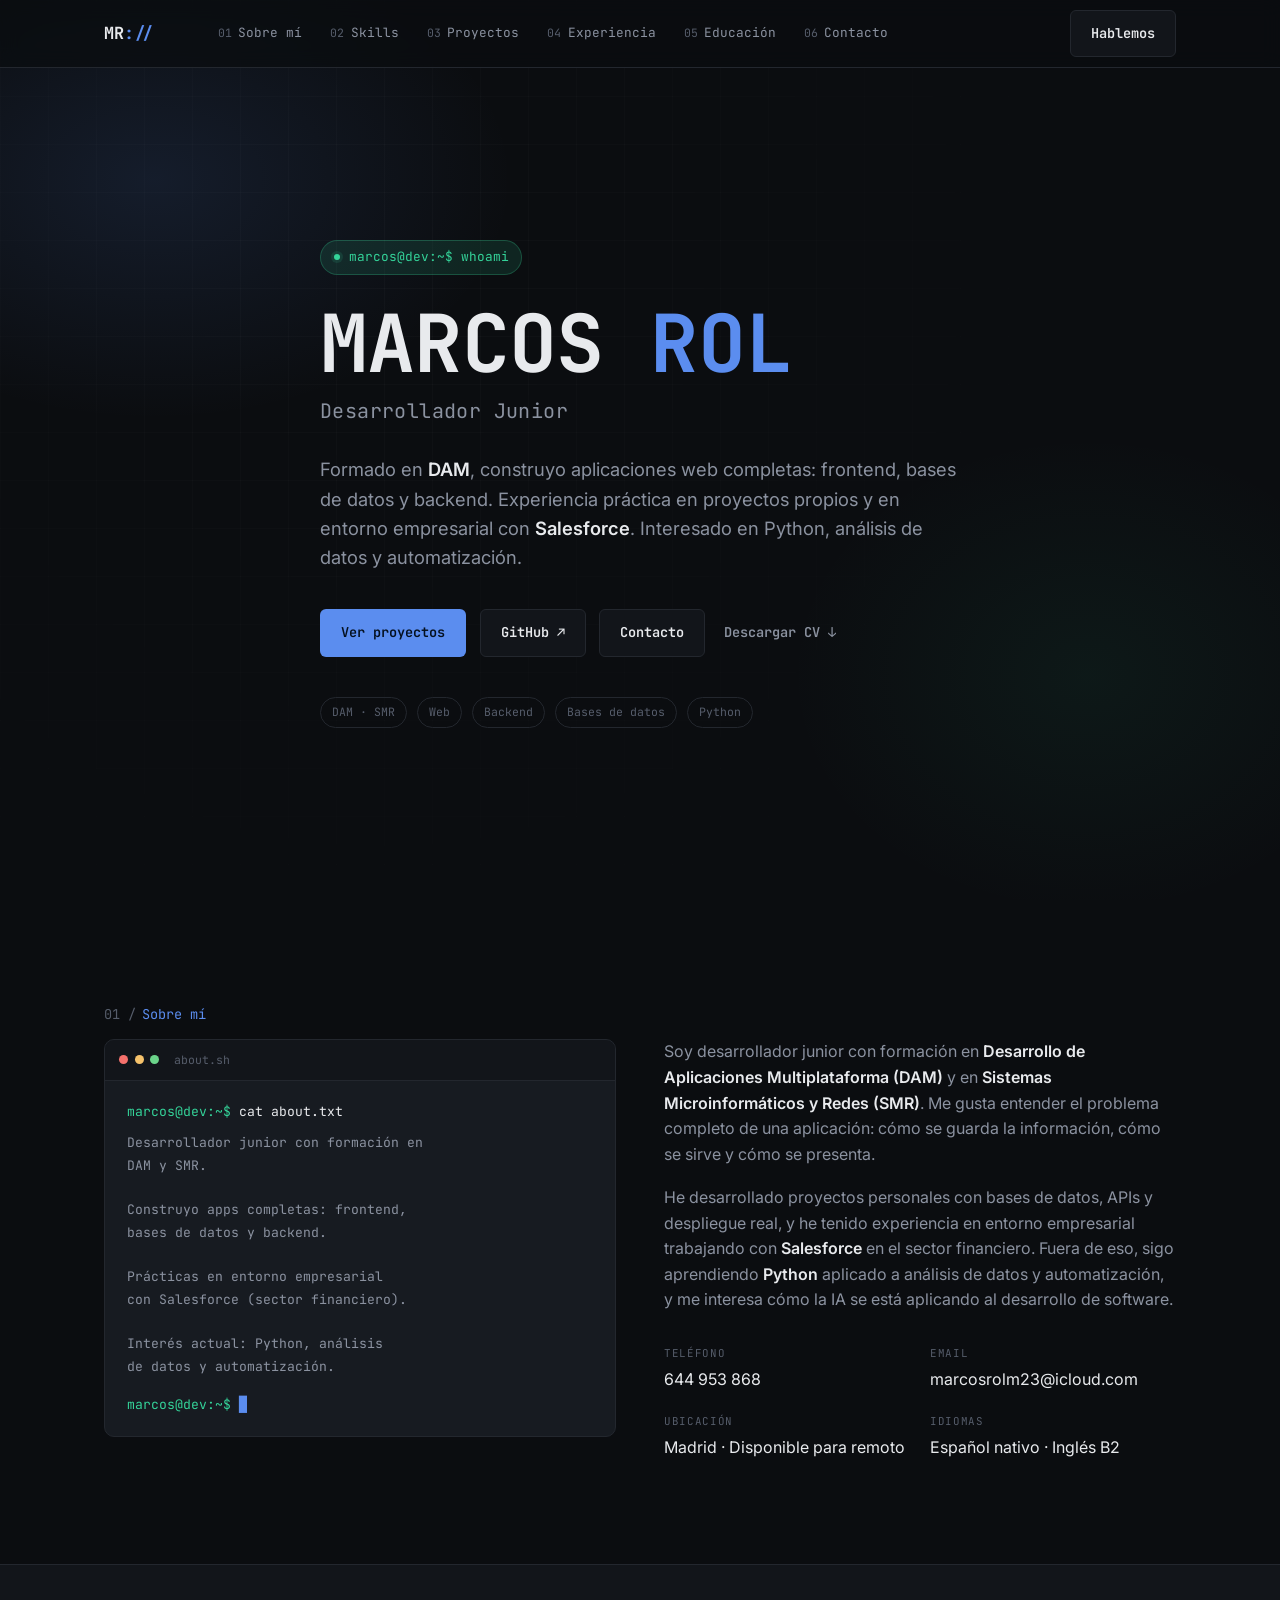
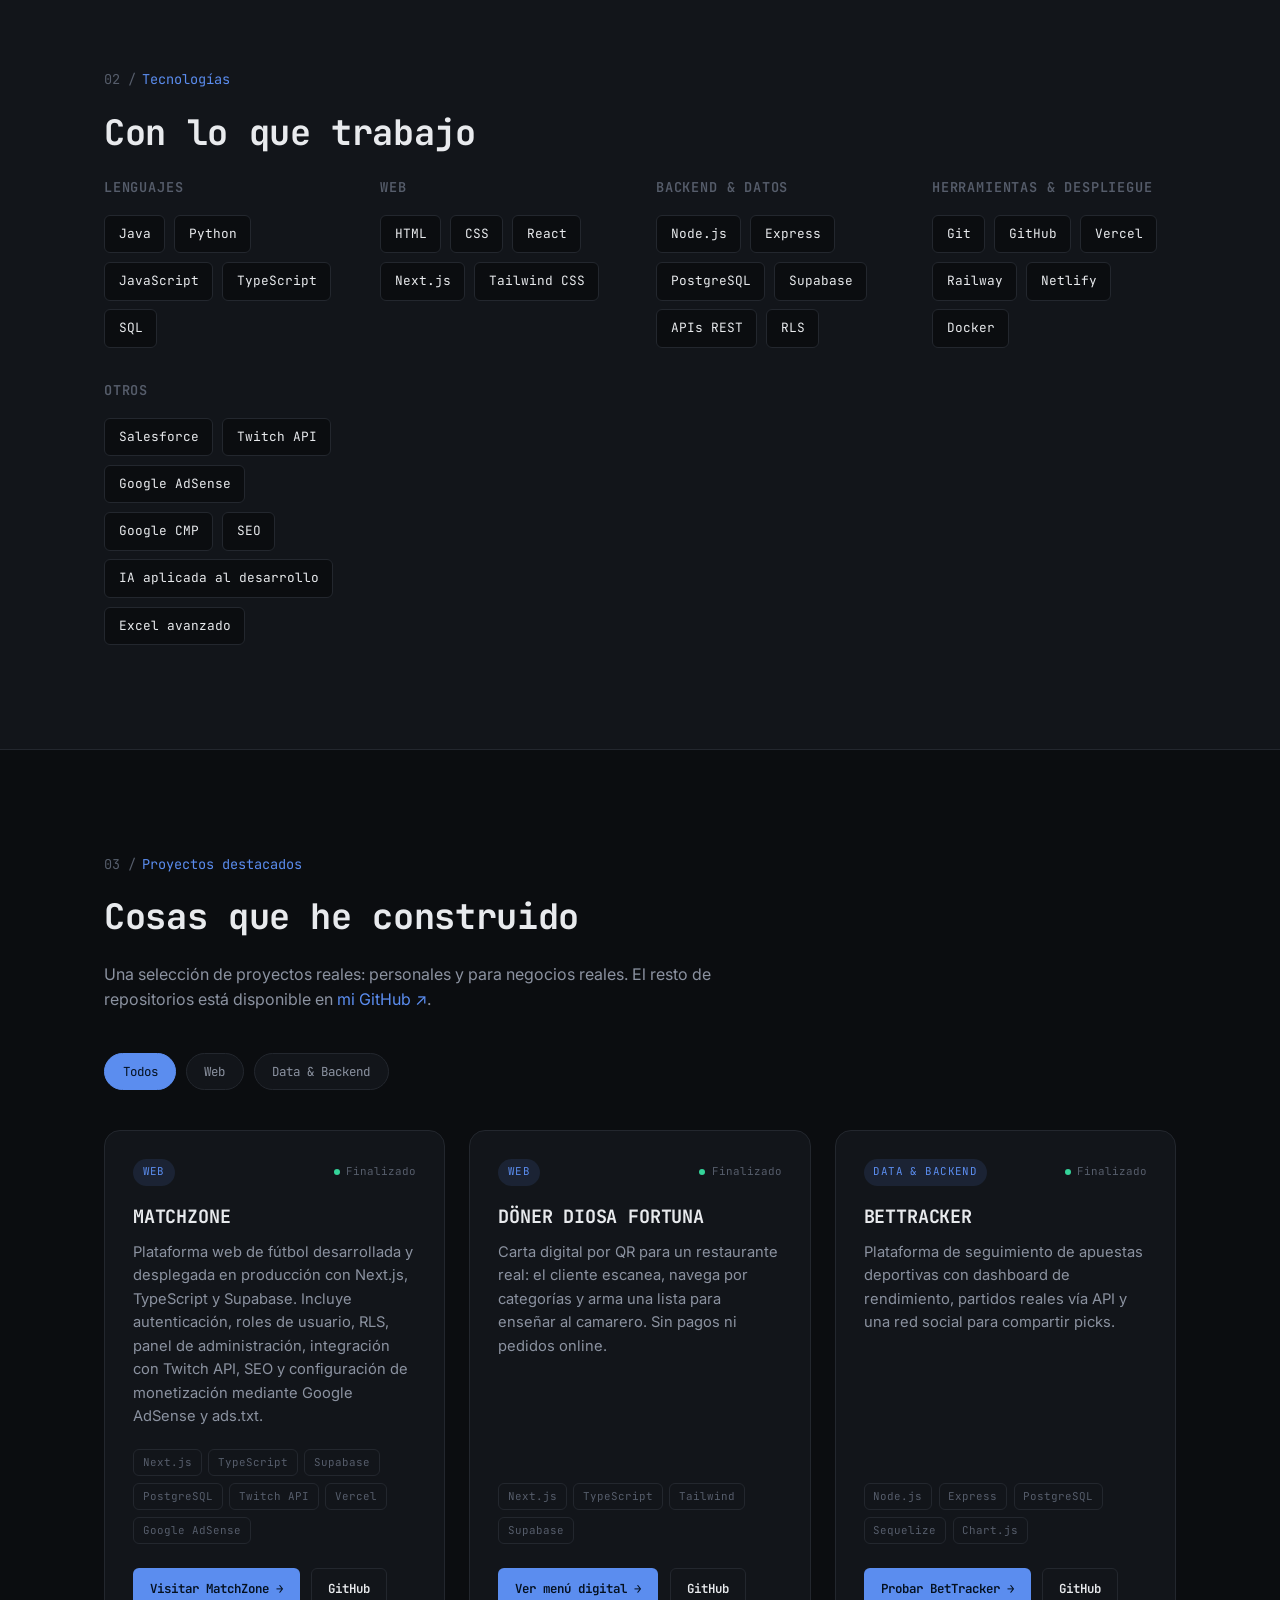
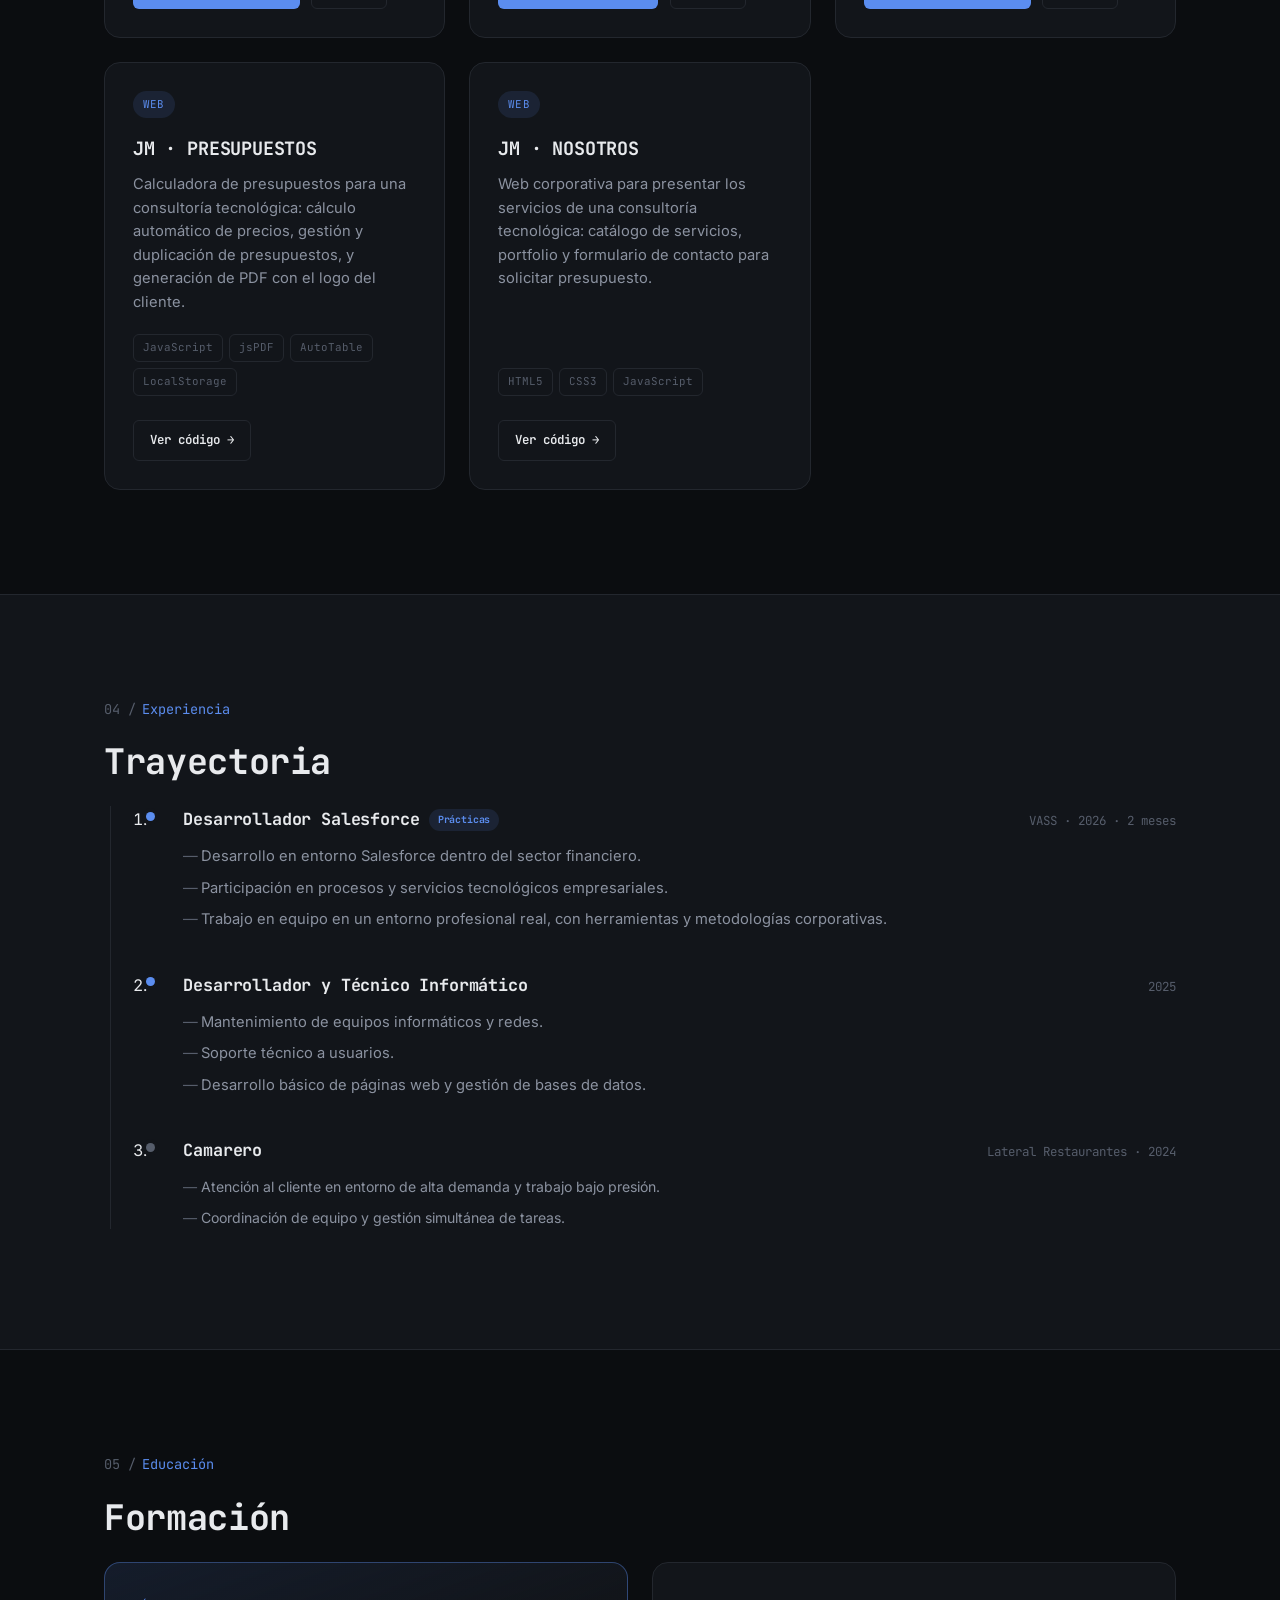
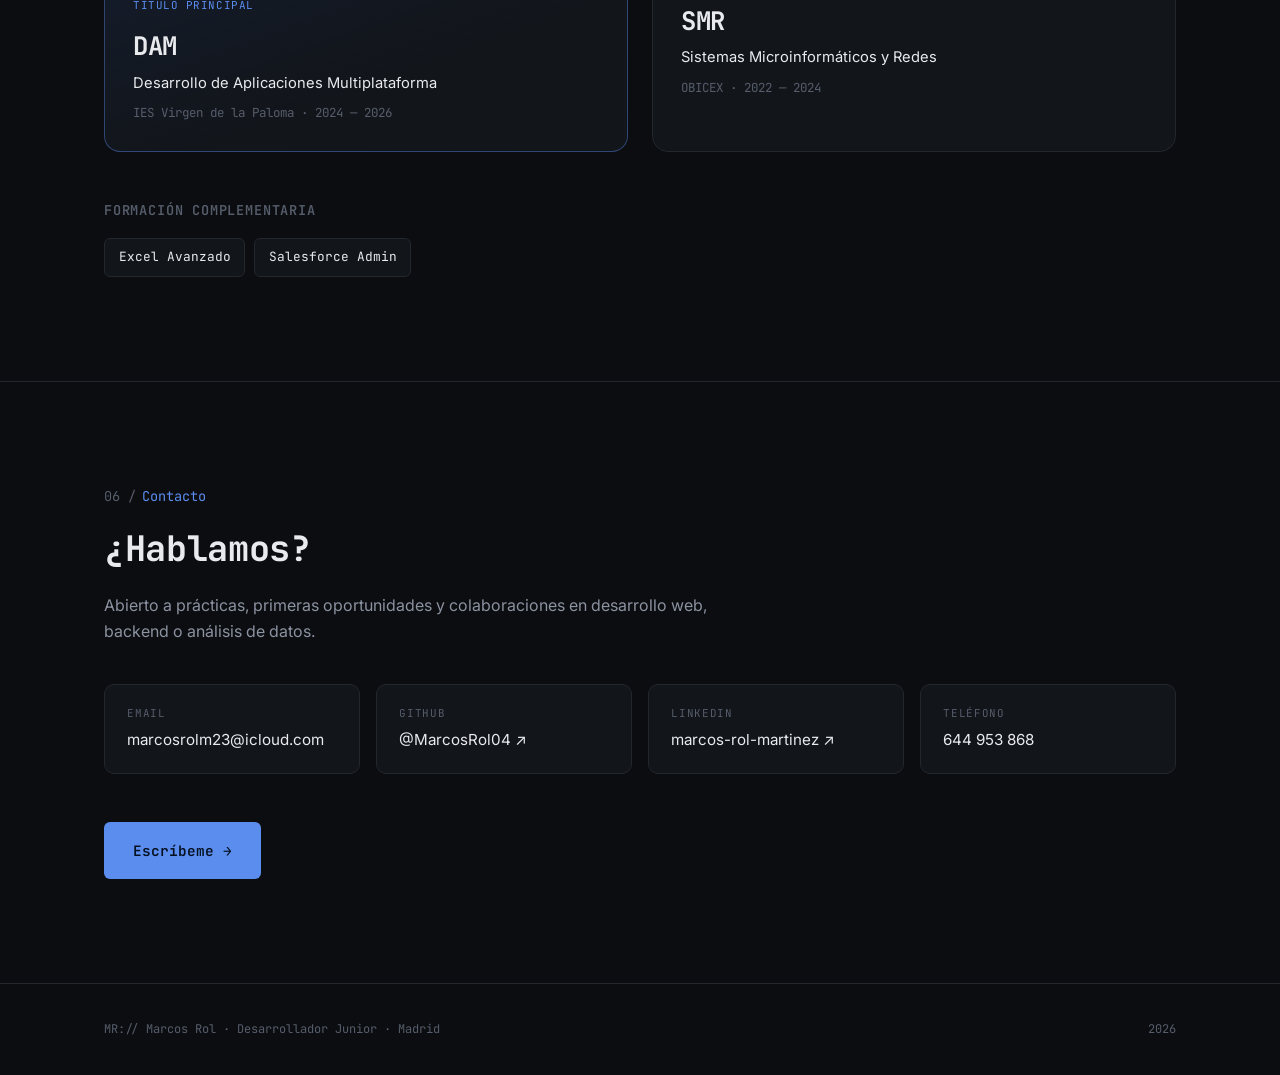
<file: index.html>
<!DOCTYPE html>
<html lang="es">
<head>
<meta charset="UTF-8">
<meta name="viewport" content="width=device-width, initial-scale=1.0">
<title>Marcos Rol · Desarrollador Junior · Web &amp; Backend</title>
<meta name="description" content="Marcos Rol, desarrollador junior formado en DAM y SMR. Desarrollo web, backend, bases de datos y análisis de datos. CV y portfolio técnico con proyectos reales.">
<meta name="theme-color" content="#0b0d10">

<meta property="og:type" content="website">
<meta property="og:title" content="Marcos Rol · Desarrollador Junior">
<meta property="og:description" content="Desarrollador junior formado en DAM, con experiencia práctica en desarrollo web, aplicaciones, bases de datos y automatización.">
<meta property="og:image" content="assets/og-cover.png">

<link rel="icon" href="favicon.ico">
<link rel="preconnect" href="https://fonts.googleapis.com">
<link rel="preconnect" href="https://fonts.gstatic.com" crossorigin>
<link href="https://fonts.googleapis.com/css2?family=JetBrains+Mono:wght@400;500;600;700&family=Inter:wght@400;500;600;700;800&display=swap" rel="stylesheet">
<link rel="stylesheet" href="styles.css">
</head>
<body>

<a class="skip-link" href="#main">Saltar al contenido</a>

<!-- NAV -->
<header class="nav" id="nav">
  <div class="nav__inner">
    <a href="#hero" class="nav__logo">MR<span class="accent">://</span></a>

    <nav class="nav__links" id="navLinks" aria-label="Navegación principal">
      <a href="#sobre-mi"><span class="idx">01</span>Sobre mí</a>
      <a href="#skills"><span class="idx">02</span>Skills</a>
      <a href="#proyectos"><span class="idx">03</span>Proyectos</a>
      <a href="#experiencia"><span class="idx">04</span>Experiencia</a>
      <a href="#educacion"><span class="idx">05</span>Educación</a>
      <a href="#contacto"><span class="idx">06</span>Contacto</a>
    </nav>

    <a href="#contacto" class="btn btn--ghost nav__cta">Hablemos</a>

    <button class="nav__toggle" id="navToggle" aria-label="Abrir menú" aria-expanded="false" aria-controls="navLinks">
      <span></span><span></span><span></span>
    </button>
  </div>
</header>

<main id="main">

  <!-- HERO -->
  <section class="hero" id="hero">
    <div class="hero__bg" aria-hidden="true"></div>
    <div class="section-inner hero__inner">
      <p class="eyebrow"><span class="dot" aria-hidden="true"></span>marcos@dev:~$ whoami</p>

      <h1 class="hero__name">MARCOS <span class="accent">ROL</span></h1>
      <p class="hero__role">Desarrollador Junior</p>

      <p class="hero__pitch">
        Formado en <strong>DAM</strong>, construyo aplicaciones web completas: frontend, bases de datos
        y backend. Experiencia práctica en proyectos propios y en entorno empresarial con
        <strong>Salesforce</strong>. Interesado en Python, análisis de datos y automatización.
      </p>

      <div class="hero__cta">
        <a href="#proyectos" class="btn btn--primary">Ver proyectos</a>
        <a href="https://github.com/MarcosRol04" target="_blank" rel="noopener" class="btn btn--ghost">GitHub ↗</a>
        <a href="#contacto" class="btn btn--ghost">Contacto</a>
        <a href="assets/CurrículumMarcosRol.jpg" class="btn btn--link" download>Descargar CV ↓</a>
      </div>

      <div class="hero__tags" aria-hidden="true">
        <span>DAM · SMR</span><span>Web</span><span>Backend</span><span>Bases de datos</span><span>Python</span>
      </div>
    </div>
  </section>

  <!-- SOBRE MI -->
  <section class="section" id="sobre-mi">
    <div class="section-inner">
      <p class="section-eyebrow"><span class="idx">01 /</span>Sobre mí</p>

      <div class="about">
        <div class="about__terminal" aria-hidden="true">
          <div class="terminal">
            <div class="terminal__bar">
              <span></span><span></span><span></span>
              <p>about.sh</p>
            </div>
            <div class="terminal__body">
              <p><span class="prompt">marcos@dev:~$</span> cat about.txt</p>
              <p class="typed">Desarrollador junior con formación en
DAM y SMR.

Construyo apps completas: frontend,
bases de datos y backend.

Prácticas en entorno empresarial
con Salesforce (sector financiero).

Interés actual: Python, análisis
de datos y automatización.</p>
              <p><span class="prompt">marcos@dev:~$</span> <span class="cursor">█</span></p>
            </div>
          </div>
        </div>

        <div class="about__text">
          <p>
            Soy desarrollador junior con formación en <strong>Desarrollo de Aplicaciones Multiplataforma (DAM)</strong>
            y en <strong>Sistemas Microinformáticos y Redes (SMR)</strong>. Me gusta entender el problema completo
            de una aplicación: cómo se guarda la información, cómo se sirve y cómo se presenta.
          </p>
          <p>
            He desarrollado proyectos personales con bases de datos, APIs y despliegue real, y he tenido
            experiencia en entorno empresarial trabajando con <strong>Salesforce</strong> en el sector financiero.
            Fuera de eso, sigo aprendiendo <strong>Python</strong> aplicado a análisis de datos y automatización,
            y me interesa cómo la IA se está aplicando al desarrollo de software.
          </p>

          <div class="about__meta">
            <div class="meta-item">
              <span class="meta-label">Teléfono</span>
              <a href="tel:+34644953868">644 953 868</a>
            </div>
            <div class="meta-item">
              <span class="meta-label">Email</span>
              <a href="mailto:marcosrolm23@icloud.com">marcosrolm23@icloud.com</a>
            </div>
            <div class="meta-item">
              <span class="meta-label">Ubicación</span>
              <span>Madrid · Disponible para remoto</span>
            </div>
            <div class="meta-item">
              <span class="meta-label">Idiomas</span>
              <span>Español nativo · Inglés B2</span>
            </div>
          </div>
        </div>
      </div>
    </div>
  </section>

  <!-- SKILLS -->
  <section class="section section--alt" id="skills">
    <div class="section-inner">
      <p class="section-eyebrow"><span class="idx">02 /</span>Tecnologías</p>
      <h2 class="section-title">Con lo que trabajo</h2>

      <div class="skills-grid">
        <div class="skill-group">
          <h3>Lenguajes</h3>
          <ul class="tag-list">
            <li>Java</li><li>Python</li><li>JavaScript</li><li>TypeScript</li><li>SQL</li>
          </ul>
        </div>
        <div class="skill-group">
          <h3>Web</h3>
          <ul class="tag-list">
            <li>HTML</li><li>CSS</li><li>React</li><li>Next.js</li><li>Tailwind CSS</li>
          </ul>
        </div>
        <div class="skill-group">
          <h3>Backend &amp; Datos</h3>
          <ul class="tag-list">
            <li>Node.js</li><li>Express</li><li>PostgreSQL</li><li>Supabase</li><li>APIs REST</li><li>RLS</li>
          </ul>
        </div>
        <div class="skill-group">
          <h3>Herramientas &amp; Despliegue</h3>
          <ul class="tag-list">
            <li>Git</li><li>GitHub</li><li>Vercel</li><li>Railway</li><li>Netlify</li><li>Docker</li>
          </ul>
        </div>
        <div class="skill-group">
          <h3>Otros</h3>
          <ul class="tag-list">
            <li>Salesforce</li>
            <li>Twitch API</li>
            <li>Google AdSense</li>
            <li>Google CMP</li>
            <li>SEO</li>
            <li>IA aplicada al desarrollo</li>
            <li>Excel avanzado</li>
          </ul>
        </div>
      </div>
    </div>
  </section>

  <!-- PROYECTOS -->
  <section class="section" id="proyectos">
    <div class="section-inner">
      <p class="section-eyebrow"><span class="idx">03 /</span>Proyectos destacados</p>
      <h2 class="section-title">Cosas que he construido</h2>
      <p class="section-sub">
        Una selección de proyectos reales: personales y para negocios reales. El resto de repositorios está
        disponible en <a href="https://github.com/MarcosRol04" target="_blank" rel="noopener">mi GitHub ↗</a>.
      </p>

      <div class="filters" id="filters" role="tablist" aria-label="Filtrar proyectos por categoría">
        <button class="filter is-active" data-filter="all" role="tab" aria-selected="true">Todos</button>
        <button class="filter" data-filter="web" role="tab" aria-selected="false">Web</button>
        <button class="filter" data-filter="data" role="tab" aria-selected="false">Data &amp; Backend</button>
      </div>

      <div class="projects-grid" id="projectsGrid"><!-- generado por script.js --></div>
    </div>
  </section>

  <!-- EXPERIENCIA -->
  <section class="section section--alt" id="experiencia">
    <div class="section-inner">
      <p class="section-eyebrow"><span class="idx">04 /</span>Experiencia</p>
      <h2 class="section-title">Trayectoria</h2>

      <ol class="timeline">
        <li class="timeline__item">
          <div class="timeline__head">
            <h3>Desarrollador Salesforce <span class="pill">Prácticas</span></h3>
            <span class="timeline__date">VASS · 2026 · 2 meses</span>
          </div>
          <ul>
            <li>Desarrollo en entorno Salesforce dentro del sector financiero.</li>
            <li>Participación en procesos y servicios tecnológicos empresariales.</li>
            <li>Trabajo en equipo en un entorno profesional real, con herramientas y metodologías corporativas.</li>
          </ul>
        </li>

        <li class="timeline__item">
          <div class="timeline__head">
            <h3>Desarrollador y Técnico Informático</h3>
            <span class="timeline__date">2025</span>
          </div>
          <ul>
            <li>Mantenimiento de equipos informáticos y redes.</li>
            <li>Soporte técnico a usuarios.</li>
            <li>Desarrollo básico de páginas web y gestión de bases de datos.</li>
          </ul>
        </li>

        <li class="timeline__item timeline__item--minor">
          <div class="timeline__head">
            <h3>Camarero</h3>
            <span class="timeline__date">Lateral Restaurantes · 2024</span>
          </div>
          <ul>
            <li>Atención al cliente en entorno de alta demanda y trabajo bajo presión.</li>
            <li>Coordinación de equipo y gestión simultánea de tareas.</li>
          </ul>
        </li>
      </ol>
    </div>
  </section>

  <!-- EDUCACION -->
  <section class="section" id="educacion">
    <div class="section-inner">
      <p class="section-eyebrow"><span class="idx">05 /</span>Educación</p>
      <h2 class="section-title">Formación</h2>

      <div class="edu-grid">
        <div class="edu-card edu-card--main">
          <span class="edu-tag">Título principal</span>
          <h3>DAM</h3>
          <p class="edu-sub">Desarrollo de Aplicaciones Multiplataforma</p>
          <p class="edu-meta">IES Virgen de la Paloma · 2024 — 2026</p>
        </div>
        <div class="edu-card">
          <h3>SMR</h3>
          <p class="edu-sub">Sistemas Microinformáticos y Redes</p>
          <p class="edu-meta">OBICEX · 2022 — 2024</p>
        </div>
      </div>

      <div class="courses">
        <h3 class="courses__title">Formación complementaria</h3>
        <ul class="tag-list">
          <li>Excel Avanzado</li>
          <li>Salesforce Admin</li>
        </ul>
      </div>
    </div>
  </section>

  <!-- CONTACTO -->
  <section class="section section--contact" id="contacto">
    <div class="section-inner">
      <p class="section-eyebrow"><span class="idx">06 /</span>Contacto</p>
      <h2 class="section-title">¿Hablamos?</h2>
      <p class="section-sub">Abierto a prácticas, primeras oportunidades y colaboraciones en desarrollo web, backend o análisis de datos.</p>

      <div class="contact-grid">
        <a class="contact-card" href="mailto:marcosrolm23@icloud.com">
          <span class="contact-card__label">Email</span>
          <span class="contact-card__value">marcosrolm23@icloud.com</span>
        </a>
        <a class="contact-card" href="https://github.com/MarcosRol04" target="_blank" rel="noopener">
          <span class="contact-card__label">GitHub</span>
          <span class="contact-card__value">@MarcosRol04 ↗</span>
        </a>
        <a class="contact-card" href="https://www.linkedin.com/in/marcos-rol-martinez-518170326/" target="_blank" rel="noopener">
          <span class="contact-card__label">LinkedIn</span>
          <span class="contact-card__value">marcos-rol-martinez ↗</span>
        </a>
        <a class="contact-card" href="tel:+34644953868">
          <span class="contact-card__label">Teléfono</span>
          <span class="contact-card__value">644 953 868</span>
        </a>
      </div>

      <a href="mailto:marcosrolm23@icloud.com" class="btn btn--primary btn--lg">Escríbeme →</a>
    </div>
  </section>

</main>

<footer class="footer">
  <div class="section-inner footer__inner">
    <span>MR:// Marcos Rol · Desarrollador Junior · Madrid</span>
    <span class="footer__year"></span>
  </div>
</footer>

<script src="script.js"></script>
</body>
</html>
</file>
<file: styles.css>
/* ==========================================================================
   TOKENS
   ========================================================================== */
:root{
  --bg:            #0b0d10;
  --surface:       #12151a;
  --surface-2:     #171b21;
  --border:        #23272e;
  --text:          #e8eaed;
  --text-muted:    #8b92a0;
  --text-faint:    #565d6b;

  --accent:        #5b8def;
  --accent-soft:   rgba(91,141,239,.12);
  --ok:            #34d399;
  --ok-soft:       rgba(52,211,153,.12);
  --warn:          #f5a623;
  --warn-soft:     rgba(245,166,35,.12);

  --font-display:  'JetBrains Mono', ui-monospace, monospace;
  --font-body:     'Inter', system-ui, -apple-system, sans-serif;

  --radius-sm: 6px;
  --radius-md: 10px;
  --radius-lg: 16px;

  --max: 1120px;
  --nav-h: 68px;

  --ease: cubic-bezier(.16,.8,.24,1);
}

@media (prefers-color-scheme: light){
  /* Sitio pensado para tema oscuro por identidad; se mantiene fijo. */
}

*,*::before,*::after{ box-sizing:border-box; }
html{ scroll-behavior:smooth; scroll-padding-top:var(--nav-h); }
@media (prefers-reduced-motion: reduce){
  html{ scroll-behavior:auto; }
  *{ animation-duration:.001ms !important; animation-iteration-count:1 !important; transition-duration:.001ms !important; }
}

body{
  margin:0;
  background:var(--bg);
  color:var(--text);
  font-family:var(--font-body);
  font-size:16px;
  line-height:1.6;
  -webkit-font-smoothing:antialiased;
  overflow-x:hidden;
}

h1,h2,h3{ margin:0; font-family:var(--font-display); letter-spacing:-.01em; }
p{ margin:0; }
a{ color:inherit; text-decoration:none; }
ul{ margin:0; padding:0; list-style:none; }
img{ max-width:100%; display:block; }

.skip-link{
  position:absolute; left:-999px; top:0; z-index:200;
  background:var(--accent); color:#04101f; padding:.75rem 1rem; border-radius:0 0 var(--radius-sm) 0;
}
.skip-link:focus{ left:0; }

:focus-visible{ outline:2px solid var(--accent); outline-offset:3px; border-radius:4px; }

.section-inner{ max-width:var(--max); margin:0 auto; padding:0 1.5rem; }
.accent{ color:var(--accent); }

/* ==========================================================================
   NAV
   ========================================================================== */
.nav{
  position:fixed; inset:0 0 auto 0; z-index:100; height:var(--nav-h);
  background:rgba(11,13,16,.72); backdrop-filter:blur(10px);
  border-bottom:1px solid var(--border);
}
.nav__inner{
  max-width:var(--max); margin:0 auto; height:100%; padding:0 1.5rem;
  display:flex; align-items:center; justify-content:space-between; gap:1.5rem;
}
.nav__logo{ font-family:var(--font-display); font-weight:700; font-size:1.05rem; }
.nav__links{ display:flex; gap:1.75rem; margin-right:auto; margin-left:2.5rem; }
.nav__links a{
  font-family:var(--font-display); font-size:.8rem; color:var(--text-muted);
  display:flex; align-items:center; gap:.4rem; transition:color .2s var(--ease);
}
.nav__links a:hover{ color:var(--text); }
.nav__links .idx{ color:var(--text-faint); font-size:.72rem; }
.nav__cta{ display:inline-flex; }
.nav__toggle{
  display:none; width:40px; height:40px; border:1px solid var(--border); border-radius:var(--radius-sm);
  background:var(--surface); flex-direction:column; align-items:center; justify-content:center; gap:4px; cursor:pointer;
}
.nav__toggle span{ width:18px; height:2px; background:var(--text); transition:transform .25s var(--ease), opacity .25s var(--ease); }
.nav__toggle[aria-expanded="true"] span:nth-child(1){ transform:translateY(6px) rotate(45deg); }
.nav__toggle[aria-expanded="true"] span:nth-child(2){ opacity:0; }
.nav__toggle[aria-expanded="true"] span:nth-child(3){ transform:translateY(-6px) rotate(-45deg); }

/* ==========================================================================
   BUTTONS
   ========================================================================== */
.btn{
  display:inline-flex; align-items:center; gap:.5rem; font-family:var(--font-display);
  font-size:.85rem; font-weight:600; padding:.75rem 1.25rem; border-radius:var(--radius-sm);
  border:1px solid transparent; transition:transform .2s var(--ease), background .2s var(--ease), border-color .2s var(--ease), color .2s var(--ease);
  white-space:nowrap;
}
.btn:hover{ transform:translateY(-2px); }
.btn--primary{ background:var(--accent); color:#04101f; }
.btn--primary:hover{ background:#75a1f4; }
.btn--ghost{ background:var(--surface); border-color:var(--border); color:var(--text); }
.btn--ghost:hover{ border-color:var(--accent); color:var(--accent); }
.btn--link{ color:var(--text-muted); padding:.75rem .25rem; }
.btn--link:hover{ color:var(--accent); }
.btn--lg{ padding:1rem 1.75rem; font-size:.9rem; margin-top:2rem; }

/* ==========================================================================
   HERO
   ========================================================================== */
.hero{ position:relative; min-height:100svh; display:flex; align-items:center; padding-top:var(--nav-h); overflow:hidden; }
.hero__bg{
  position:absolute; inset:0; z-index:-1;
  background:
    radial-gradient(600px 400px at 12% 20%, var(--accent-soft), transparent 60%),
    radial-gradient(500px 400px at 85% 75%, rgba(52,211,153,.06), transparent 60%);
}
.hero__bg::after{
  content:''; position:absolute; inset:0;
  background-image:
    linear-gradient(to right, rgba(255,255,255,.025) 1px, transparent 1px),
    linear-gradient(to bottom, rgba(255,255,255,.025) 1px, transparent 1px);
  background-size:48px 48px;
  mask-image:radial-gradient(circle at 30% 30%, black, transparent 70%);
}
.hero__inner{ padding-top:3rem; padding-bottom:3rem; }
.eyebrow{
  display:inline-flex; align-items:center; gap:.55rem; font-family:var(--font-display);
  font-size:.8rem; color:var(--ok); background:var(--ok-soft); border:1px solid rgba(52,211,153,.25);
  padding:.4rem .8rem; border-radius:99px; margin-bottom:1.75rem;
}
.dot{ width:6px; height:6px; border-radius:50%; background:var(--ok); box-shadow:0 0 0 3px var(--ok-soft); }

.hero__name{
  font-size:clamp(2.6rem, 7vw, 5rem); font-weight:700; line-height:1; margin-bottom:.75rem;
}
.hero__role{
  font-family:var(--font-display); font-size:clamp(1rem,2vw,1.25rem); color:var(--text-muted);
  margin-bottom:1.75rem; letter-spacing:.02em;
}
.hero__pitch{
  max-width:640px; font-size:clamp(1rem,1.6vw,1.15rem); color:var(--text-muted); margin-bottom:2.25rem;
}
.hero__pitch strong{ color:var(--text); font-weight:600; }
.hero__cta{ display:flex; flex-wrap:wrap; gap:.85rem; margin-bottom:2.5rem; }
.hero__tags{ display:flex; flex-wrap:wrap; gap:.6rem; }
.hero__tags span{
  font-family:var(--font-display); font-size:.72rem; color:var(--text-faint);
  border:1px solid var(--border); padding:.35rem .7rem; border-radius:99px;
}

/* ==========================================================================
   SECTION SHELL
   ========================================================================== */
.section{ padding:6.5rem 0; border-bottom:1px solid var(--border); }
.section--alt{ background:var(--surface); }
.section-eyebrow{
  font-family:var(--font-display); color:var(--accent); font-size:.85rem; margin-bottom:.85rem;
}
.section-eyebrow .idx{ color:var(--text-faint); margin-right:.4rem; }
.section-title{ font-size:clamp(1.6rem,3vw,2.2rem); margin-bottom:1rem; }
.section-sub{ color:var(--text-muted); max-width:640px; margin-bottom:2.5rem; }
.section-sub a{ color:var(--accent); }
.section-sub a:hover{ text-decoration:underline; }

/* reveal on scroll */
.reveal{ opacity:0; transform:translateY(16px); transition:opacity .6s var(--ease), transform .6s var(--ease); }
.reveal.is-visible{ opacity:1; transform:none; }

/* ==========================================================================
   ABOUT
   ========================================================================== */
.about{ display:grid; grid-template-columns:1fr 1fr; gap:3rem; align-items:start; }
.terminal{
  background:var(--surface-2); border:1px solid var(--border); border-radius:var(--radius-md); overflow:hidden;
}
.terminal__bar{
  display:flex; align-items:center; gap:.4rem; padding:.65rem .9rem; border-bottom:1px solid var(--border); background:var(--surface);
}
.terminal__bar span{ width:9px; height:9px; border-radius:50%; background:var(--border); }
.terminal__bar span:nth-child(1){ background:#f5716c; }
.terminal__bar span:nth-child(2){ background:#f5c26b; }
.terminal__bar span:nth-child(3){ background:#6bd48a; }
.terminal__bar p{ font-family:var(--font-display); font-size:.72rem; color:var(--text-faint); margin-left:.5rem; }
.terminal__body{ padding:1.25rem 1.4rem; font-family:var(--font-display); font-size:.82rem; line-height:1.7; }
.terminal__body .prompt{ color:var(--ok); }
.terminal__body .typed{ white-space:pre-line; color:var(--text-muted); margin:.6rem 0 1rem; }
.cursor{ animation:blink 1.1s step-end infinite; color:var(--accent); }
@keyframes blink{ 50%{ opacity:0; } }

.about__text p{ color:var(--text-muted); margin-bottom:1.1rem; }
.about__text strong{ color:var(--text); font-weight:600; }
.about__meta{ display:grid; grid-template-columns:1fr 1fr; gap:1.25rem; margin-top:2rem; }
.meta-label{ display:block; font-family:var(--font-display); font-size:.68rem; color:var(--text-faint); text-transform:uppercase; letter-spacing:.06em; margin-bottom:.3rem; }
.meta-item a{ color:var(--text); }
.meta-item a:hover{ color:var(--accent); }

/* ==========================================================================
   SKILLS
   ========================================================================== */
.skills-grid{ display:grid; grid-template-columns:repeat(auto-fit,minmax(220px,1fr)); gap:2rem; }
.skill-group h3{
  font-size:.85rem; color:var(--text-faint); text-transform:uppercase; letter-spacing:.06em; margin-bottom:1rem; font-weight:600;
}
.tag-list{ display:flex; flex-wrap:wrap; gap:.55rem; }
.tag-list li{
  font-family:var(--font-display); font-size:.8rem; background:var(--surface); border:1px solid var(--border);
  padding:.5rem .85rem; border-radius:var(--radius-sm); transition:border-color .2s var(--ease), color .2s var(--ease);
}
.section--alt .tag-list li{ background:var(--bg); }
.skill-group:hover .tag-list li{ }
.tag-list li:hover{ border-color:var(--accent); color:var(--accent); }

/* ==========================================================================
   PROJECTS
   ========================================================================== */
.filters{ display:flex; gap:.6rem; margin-bottom:2.5rem; flex-wrap:wrap; }
.filter{
  font-family:var(--font-display); font-size:.78rem; background:var(--surface); border:1px solid var(--border);
  color:var(--text-muted); padding:.55rem 1.1rem; border-radius:99px; cursor:pointer; transition:all .2s var(--ease);
}
.filter:hover{ color:var(--text); }
.filter.is-active{ background:var(--accent); color:#04101f; border-color:var(--accent); }

.projects-grid{ display:grid; grid-template-columns:repeat(auto-fill,minmax(320px,1fr)); gap:1.5rem; }
.project-card{
  background:var(--surface); border:1px solid var(--border); border-radius:var(--radius-lg);
  padding:1.75rem; display:flex; flex-direction:column; transition:transform .25s var(--ease), border-color .25s var(--ease);
}
.section--alt .project-card{ background:var(--bg); }
.project-card:hover{ transform:translateY(-4px); border-color:rgba(91,141,239,.4); }
.project-card__top{ display:flex; align-items:center; justify-content:space-between; gap:.75rem; margin-bottom:1rem; }
.project-card__cat{
  font-family:var(--font-display); font-size:.68rem; color:var(--accent); background:var(--accent-soft);
  padding:.3rem .6rem; border-radius:99px; text-transform:uppercase; letter-spacing:.04em;
}
.project-card__status{ font-family:var(--font-display); font-size:.68rem; display:flex; align-items:center; gap:.4rem; color:var(--text-faint); }
.project-card__status .dot{ width:6px; height:6px; box-shadow:none; }
.project-card__status.is-done .dot{ background:var(--ok); }
.project-card__status.is-wip .dot{ background:var(--warn); }
.project-card h3{ font-size:1.15rem; margin-bottom:.6rem; }
.project-card p{ color:var(--text-muted); font-size:.92rem; margin-bottom:1.25rem; flex-grow:1; }
.project-card__stack{ display:flex; flex-wrap:wrap; gap:.4rem; margin-bottom:1.5rem; }
.project-card__stack span{ font-family:var(--font-display); font-size:.68rem; color:var(--text-faint); border:1px solid var(--border); padding:.25rem .55rem; border-radius:6px; }
.project-card__actions{ display:flex; gap:.7rem; flex-wrap:wrap; }
.project-card__actions .btn{ padding:.6rem 1rem; font-size:.78rem; }

/* ==========================================================================
   EXPERIENCE TIMELINE
   ========================================================================== */
.timeline{ display:flex; flex-direction:column; gap:0; border-left:1px solid var(--border); margin-left:.4rem; }
.timeline__item{ position:relative; padding:0 0 2.5rem 2rem; }
.timeline__item::before{
  content:''; position:absolute; left:-5px; top:.35rem; width:9px; height:9px; border-radius:50%;
  background:var(--accent); box-shadow:0 0 0 4px var(--bg);
}
.section--alt .timeline__item::before{ box-shadow:0 0 0 4px var(--surface); }
.timeline__item--minor::before{ background:var(--text-faint); }
.timeline__item:last-child{ padding-bottom:0; }
.timeline__head{ display:flex; flex-wrap:wrap; align-items:baseline; justify-content:space-between; gap:.5rem; margin-bottom:.75rem; }
.timeline__head h3{ font-size:1.05rem; display:flex; align-items:center; gap:.6rem; }
.timeline__date{ font-family:var(--font-display); font-size:.78rem; color:var(--text-faint); }
.pill{ font-family:var(--font-display); font-size:.62rem; background:var(--accent-soft); color:var(--accent); padding:.2rem .55rem; border-radius:99px; }
.timeline__item ul{ display:flex; flex-direction:column; gap:.5rem; }
.timeline__item li{ color:var(--text-muted); font-size:.92rem; padding-left:1.1rem; position:relative; }
.timeline__item li::before{ content:'—'; position:absolute; left:0; color:var(--text-faint); }
.timeline__item--minor li{ font-size:.88rem; }

/* ==========================================================================
   EDUCATION
   ========================================================================== */
.edu-grid{ display:grid; grid-template-columns:repeat(auto-fit,minmax(260px,1fr)); gap:1.5rem; margin-bottom:3rem; }
.edu-card{ background:var(--surface); border:1px solid var(--border); border-radius:var(--radius-lg); padding:1.75rem; }
.edu-card--main{ border-color:rgba(91,141,239,.4); background:linear-gradient(160deg, var(--accent-soft), var(--surface) 60%); }
.edu-tag{ font-family:var(--font-display); font-size:.68rem; color:var(--accent); text-transform:uppercase; letter-spacing:.05em; }
.edu-card h3{ font-size:1.6rem; margin:.6rem 0 .3rem; }
.edu-sub{ color:var(--text); font-size:.92rem; margin-bottom:.5rem; }
.edu-meta{ color:var(--text-faint); font-family:var(--font-display); font-size:.78rem; }
.courses__title{ font-size:.85rem; color:var(--text-faint); text-transform:uppercase; letter-spacing:.06em; margin-bottom:1rem; font-weight:600; }

/* ==========================================================================
   CONTACT
   ========================================================================== */
.contact-grid{ display:grid; grid-template-columns:repeat(auto-fit,minmax(220px,1fr)); gap:1rem; margin-bottom:1rem; }
.contact-card{
  background:var(--surface); border:1px solid var(--border); border-radius:var(--radius-md); padding:1.25rem 1.4rem;
  display:flex; flex-direction:column; gap:.35rem; transition:all .2s var(--ease);
}
.contact-card:hover{ border-color:var(--accent); transform:translateY(-3px); }
.contact-card__label{ font-family:var(--font-display); font-size:.68rem; color:var(--text-faint); text-transform:uppercase; letter-spacing:.06em; }
.contact-card__value{ font-size:.95rem; }

/* ==========================================================================
   FOOTER
   ========================================================================== */
.footer{ padding:2.25rem 0; }
.footer__inner{ display:flex; justify-content:space-between; flex-wrap:wrap; gap:.5rem; font-family:var(--font-display); font-size:.75rem; color:var(--text-faint); }

/* ==========================================================================
   RESPONSIVE
   ========================================================================== */
@media (max-width:900px){
  .about{ grid-template-columns:1fr; }
  .about__terminal{ order:2; }
}

@media (max-width:760px){
  .nav__links{
    position:fixed; inset:var(--nav-h) 0 auto 0; margin:0; flex-direction:column; gap:0;
    background:var(--bg); border-bottom:1px solid var(--border);
    transform:translateY(-8px); opacity:0; pointer-events:none; transition:all .25s var(--ease);
  }
  .nav__links.is-open{ transform:translateY(0); opacity:1; pointer-events:auto; }
  .nav__links a{ padding:1rem 1.5rem; border-bottom:1px solid var(--border); font-size:.9rem; }
  .nav__cta{ display:none; }
  .nav__toggle{ display:flex; }

  .hero__cta{ flex-direction:column; align-items:stretch; }
  .hero__cta .btn{ justify-content:center; }

  .about__meta{ grid-template-columns:1fr; }
  .section{ padding:4.5rem 0; }
}
</file>
